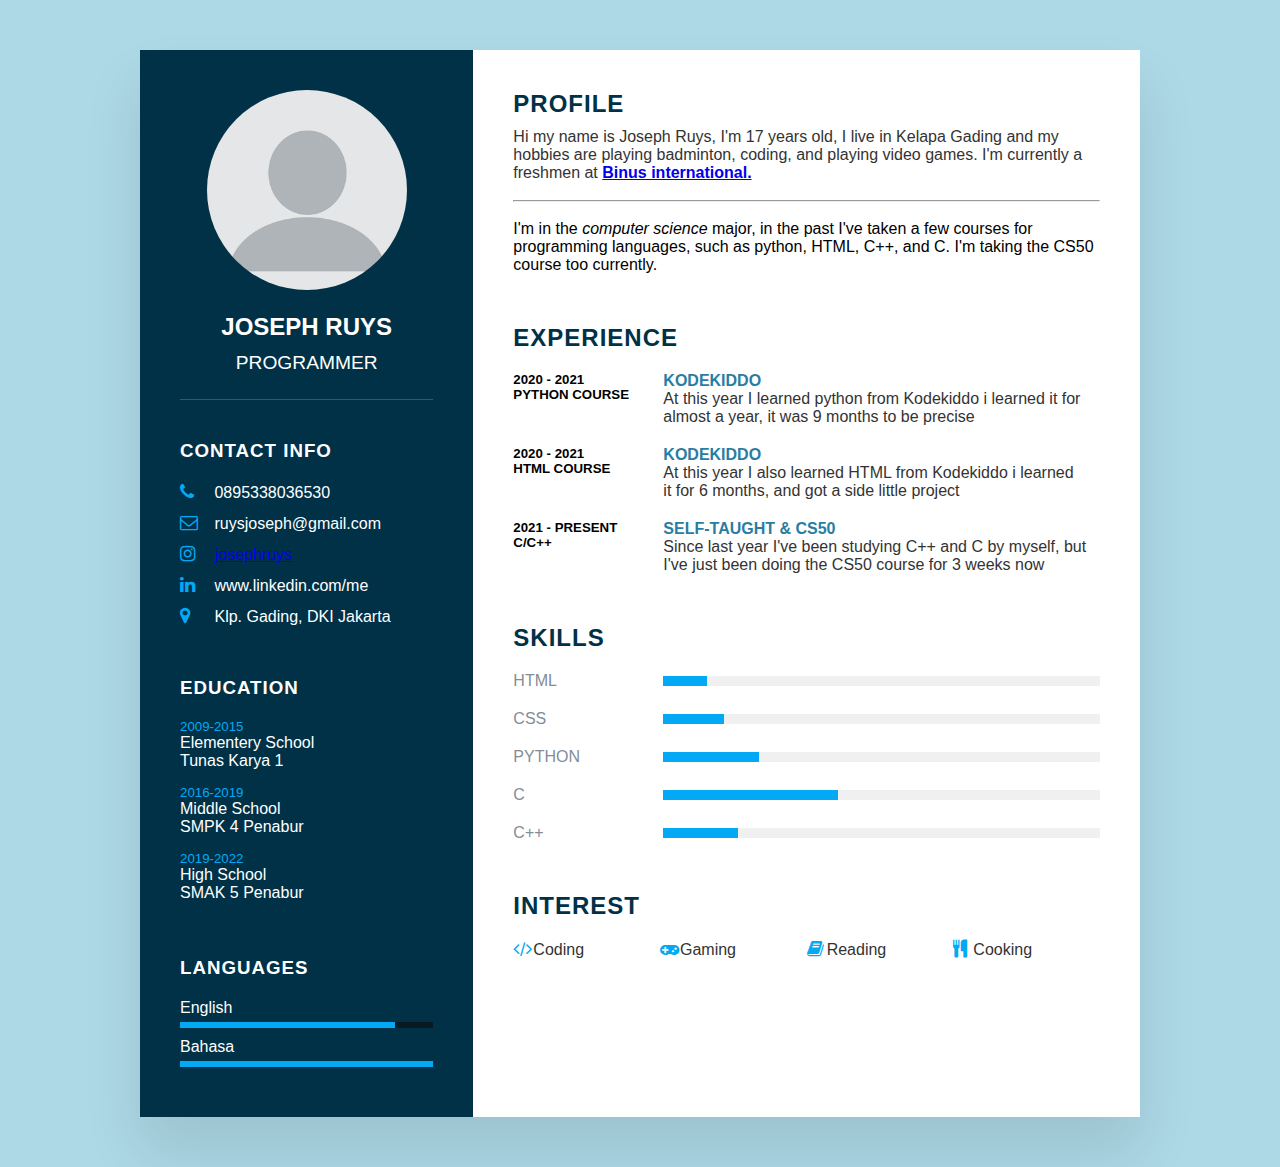
<file: index.html>
<!DOCTYPE html>
<html>
<head>
<meta name="viewport" content="width=device-width, initial-scale=1.0">
<title>Resume</title>
<link rel="stylesheet" href="https://cdnjs.cloudflare.com/ajax/libs/font-awesome/4.7.0/css/font-awesome.css" integrity="sha512-5A8nwdMOWrSz20fDsjczgUidUBR8liPYU+WymTZP1lmY9G6Oc7HlZv156XqnsgNUzTyMefFTcsFH/tnJE/+xBg==" crossorigin="anonymous" referrerpolicy="no-referrer" />
<link rel="stylesheet" type="text/css" href="style.css">
</head>
<body>
	<div class="containter">
		<div class="left_Side">
            <div class="profileText">
                <div class="imgBx">
                    <img src="blank.png">
                </div>
                <h2>Joseph Ruys<br><span>Programmer</span></h2>
            </div>

            <div class="contactInfo">
            <h3 class="title">Contact Info</h3>
            <ul>
                <li>
                    <span class="icon"><i class="fa fa-phone" aria-hidden="true"></i></span>
                    <span class="text">0895338036530</span>
                </li>
                <li>
                    <span class="icon"><i class="fa fa-envelope-o" aria-hidden="true"></i></span>
                    <span class="text">ruysjoseph@gmail.com</span>
                </li>
                <li>
                    <span class="icon"><i class="fa fa-instagram" aria-hidden="true"></i></span>
                    <span class="text"><a href="https://instagram.com/josephruys?igshid=YmMyMTA2M2Y=">josephruys</a></span>
                </li>
                <li>
                    <span class="icon"><i class="fa fa-linkedin" aria-hidden="true"></i></span>
                    <span class="text">www.linkedin.com/me</span>
                </li>
                <li>
                    <span class="icon"><i class="fa fa-map-marker" aria-hidden="true"></i></span>
                    <span class="text">Klp. Gading, DKI Jakarta</span>
                </li>
            </ul>
            </div>


            <div class="contactInfo education">
                <h3 class="title">Education</h3>
                <ul>
                    <li>
                        <h5>2009-2015</h5>
                        <h4>Elementery School</h4>
                        <h4>Tunas Karya 1</h4>
                    </li>
                    <li>
                        <h5>2016-2019</h5>
                        <h4>Middle School</h4>
                        <h4>SMPK 4 Penabur</h4>
                    </li>
                    <li>
                        <h5>2019-2022</h5>
                        <h4>High School</h4>
                        <h4>SMAK 5 Penabur</h4>
                    </li>
                </ul>
                </div>


                <div class="contactInfo language">
                    <h3 class="title">Languages</h3>
                    <ul>
                        <li>
                            <span class="text">English</span>
                            <div class="percent">
                                <div style="width: 85%"></div>
                            </div>
                        </li>
                        <li>
                            <span class="text">Bahasa</span>
                            <div class="percent">
                                <div style="width: 100%"></div>
                            </div>
                        </li>
                    </ul>
                </div>

        </div>

		<div class="right_Side">
            <div class="about">
                <h2 class="title2">Profile</h2>
                <p>Hi my name is Joseph Ruys, I'm 17 years old, I live in Kelapa Gading and my hobbies
                    are playing badminton, coding, and playing video games.
                    I'm currently a freshmen at <a href="second.html"><strong>Binus 
                    international.</a></strong><br><br><hr><br>I'm in the <em>computer science</em> major, in the past I've taken a 
                    few courses for programming languages, such as python, HTML, C++, and C. I'm 
                    taking the CS50 course too currently.</p>
            </div>
            <div class="about">
                <h2 class="title2">Experience</h2>
                <div class="box">
                    <div class="year_experience">
                        <h5>2020 - 2021</h5>
                        <h5>Python course</h5>
                    </div>
                    <div class="text">
                        <h4>Kodekiddo</h4>
                        <p>At this year I learned python from Kodekiddo i learned it for <br>almost 
                            a year, it was 9 months to be precise</p>
                    </div>
                </div>
                
                <div class="box">
                    <div class="year_experience">
                        <h5>2020 - 2021</h5>
                        <h5>HTML course</h5>
                    </div>
                    <div class="text">
                        <h4>Kodekiddo</h4>
                        <p>At this year I also learned HTML from Kodekiddo i learned <br>it for 6 months, 
                            and got a side little project</p>
                    </div>
                </div>
                
                <div class="box">
                    <div class="year_experience">
                        <h5>2021 - Present</h5>
                        <h5>C/C++</h5>
                    </div>
                    <div class="text">
                        <h4>Self-taught & CS50</h4>
                        <p>Since last year I've been studying C++ and C by myself, but <br>I've just
                            been doing the CS50 course for 3 weeks now
                        </p>
                    </div>
                </div>
            </div>

            <div class="about skills">
                <h2 class="title2">Skills</h2>
                <div class="box">
                    <h4>Html</h4>
                    <div class="percent">
                        <div style="width: 10%;"></div>
                    </div>
                </div>
                <div class="box">
                    <h4>CSS</h4>
                    <div class="percent">
                        <div style="width: 14%;"></div>
                    </div>
                </div>
                <div class="box">
                    <h4>Python</h4>
                    <div class="percent">
                        <div style="width: 22%;"></div>
                    </div>
                </div>
                <div class="box">
                    <h4>C</h4>
                    <div class="percent">
                        <div style="width: 40%;"></div>
                    </div>
                </div>
                <div class="box">
                    <h4>C++</h4>
                    <div class="percent">
                        <div style="width: 17%;"></div>
                    </div>
                </div> 
            </div>

            <div class="about interest">
                <h2 class="title2">Interest</h2>
                <ul>
                    <li><i class="fa fa-code" aria-hidden="true"></i>Coding</li>
                    <li><i class="fa fa-gamepad" aria-hidden="true"></i>Gaming</li>
                    <li><i class="fa fa-book" aria-hidden="true"></i>Reading</li>
                    <li><i class="fa fa-cutlery" aria-hidden="true"></i>Cooking</li>
                </ul>
            </div>
        </div>
	</div>
</body>
</html>
</file>
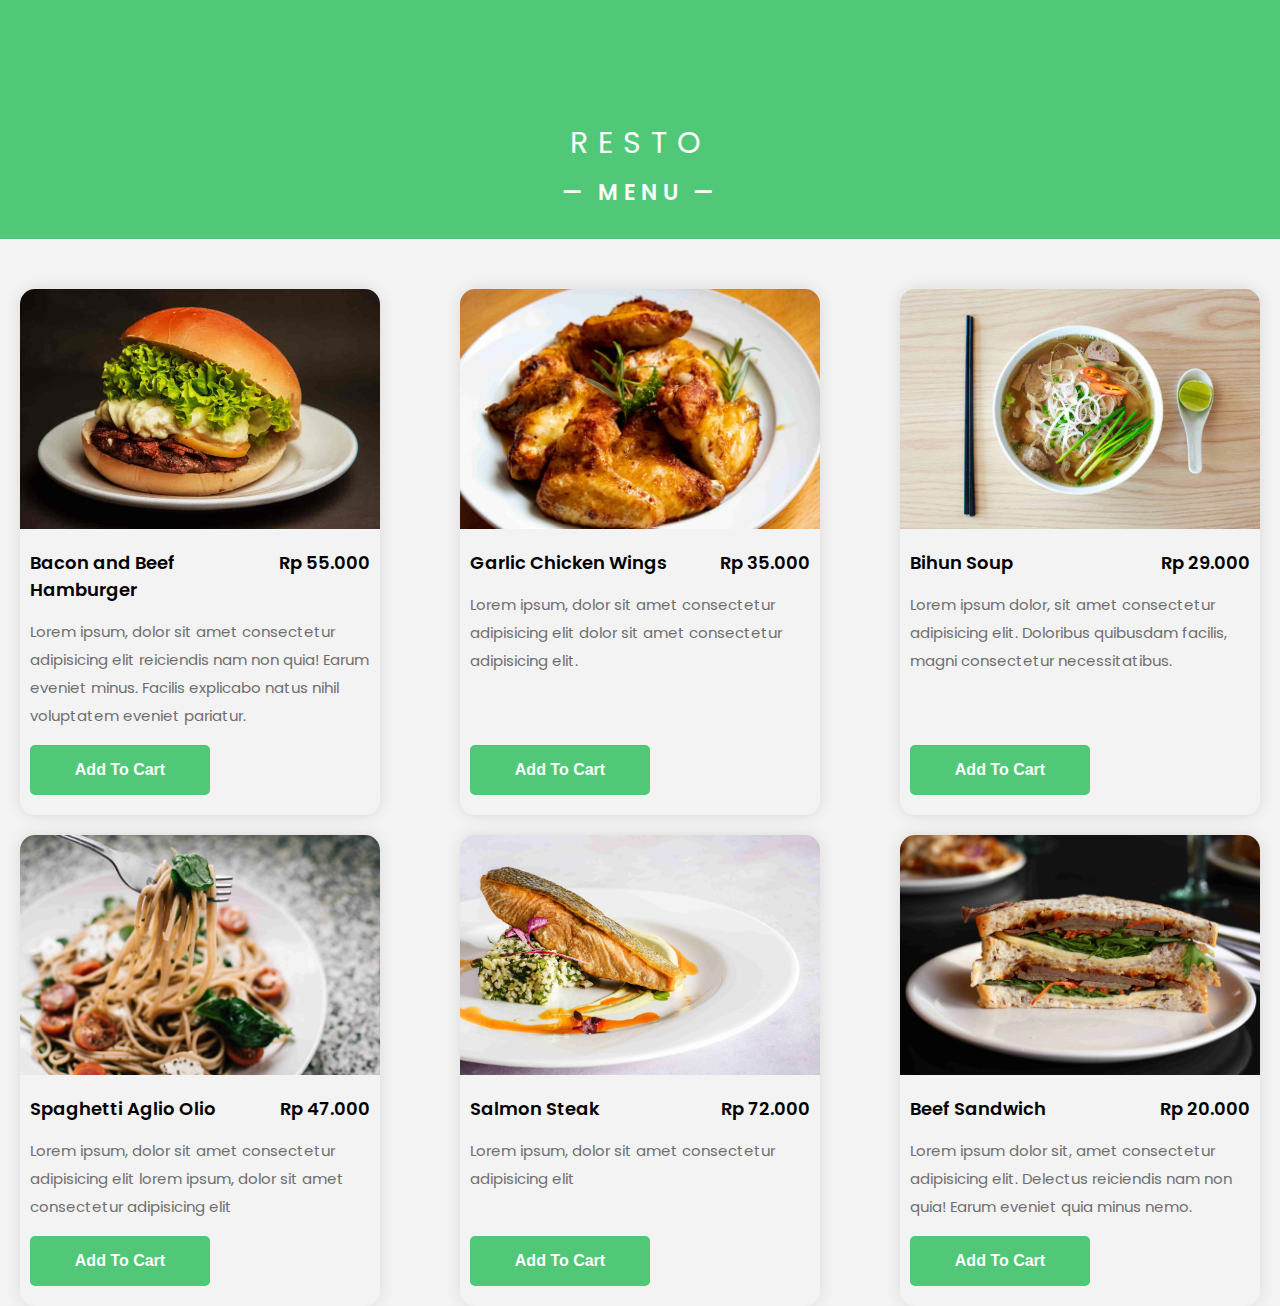
<file: responsive food menu/index.html>
<!DOCTYPE html>
<html>
<head>
    <title>Grid Food Menu</title>
    <!--Google Font-->
    <link href="https://fonts.googleapis.com/css2?family=Poppins:wght@400;600&display=swap" rel="stylesheet">
    <!--Stylesheet-->
    <link rel="stylesheet" href="style.css">
</head>
<body>
    <div class="menu">
        <div class="heading">
            <h1>RESTO</h1>
            <h3>&mdash; MENU &mdash; </h3>
        </div>
        <div class="food-items">
            <img src="burger.jpg">
            <div class="details">
                <div class="details-sub">
                    <h5>Bacon and Beef Hamburger</h5>
                    <h5 class="price"> Rp 55.000 </h5>
                </div>
                <p>Lorem ipsum, dolor sit amet consectetur adipisicing elit reiciendis nam non quia! Earum eveniet minus. Facilis explicabo natus nihil voluptatem eveniet pariatur.</p>
                <button>Add To Cart</button>
            </div>
        </div>

        <div class="food-items">
            <img src="chicken.jpeg">
            <div class="details">
                <div class="details-sub">
                    <h5>Garlic Chicken Wings</h5>
                    <h5 class="price"> Rp 35.000 </h5>
                </div>
                <p>Lorem ipsum, dolor sit amet consectetur adipisicing elit dolor sit amet consectetur adipisicing elit.</p>
                <button>Add To Cart</button>
            </div>
        </div>

        <div class="food-items">
            <img src="soup.jpeg">
            <div class="details">
                <div class="details-sub">
                    <h5>Bihun Soup</h5>
                    <h5 class="price"> Rp 29.000 </h5>
                </div>
                <p>Lorem ipsum dolor, sit amet consectetur adipisicing elit. Doloribus quibusdam facilis, magni consectetur necessitatibus.</p>
                <button>Add To Cart</button>
            </div>
        </div>

        <div class="food-items">
            <img src="Spaghetti.jpeg">
            <div class="details">
                <div class="details-sub">
                    <h5>Spaghetti Aglio Olio</h5>
                    <h5 class="price"> Rp 47.000 </h5>
                </div>
                <p>Lorem ipsum, dolor sit amet consectetur adipisicing elit lorem ipsum, dolor sit amet consectetur adipisicing elit</p>
                <button>Add To Cart</button>
            </div>
        </div>

        <div class="food-items">
            <img src="salmon.jpeg">
            <div class="details">
                <div class="details-sub">
                    <h5>Salmon Steak</h5>
                    <h5 class="price"> Rp 72.000 </h5>
                </div>
                <p>Lorem ipsum, dolor sit amet consectetur adipisicing elit</p>
                <button>Add To Cart</button>
            </div>
        </div>

        <div class="food-items">
            <img src="Sandwich.jpeg">
            <div class="details">
                <div class="details-sub">
                    <h5>Beef Sandwich</h5>
                    <h5 class="price"> Rp 20.000 </h5>
                </div>
                <p>Lorem ipsum dolor sit, amet consectetur adipisicing elit. Delectus reiciendis nam non quia! Earum eveniet quia minus nemo.</p>
                <button>Add To Cart</button>
            </div>
        </div>
    </div>
</body>
</html>
</file>
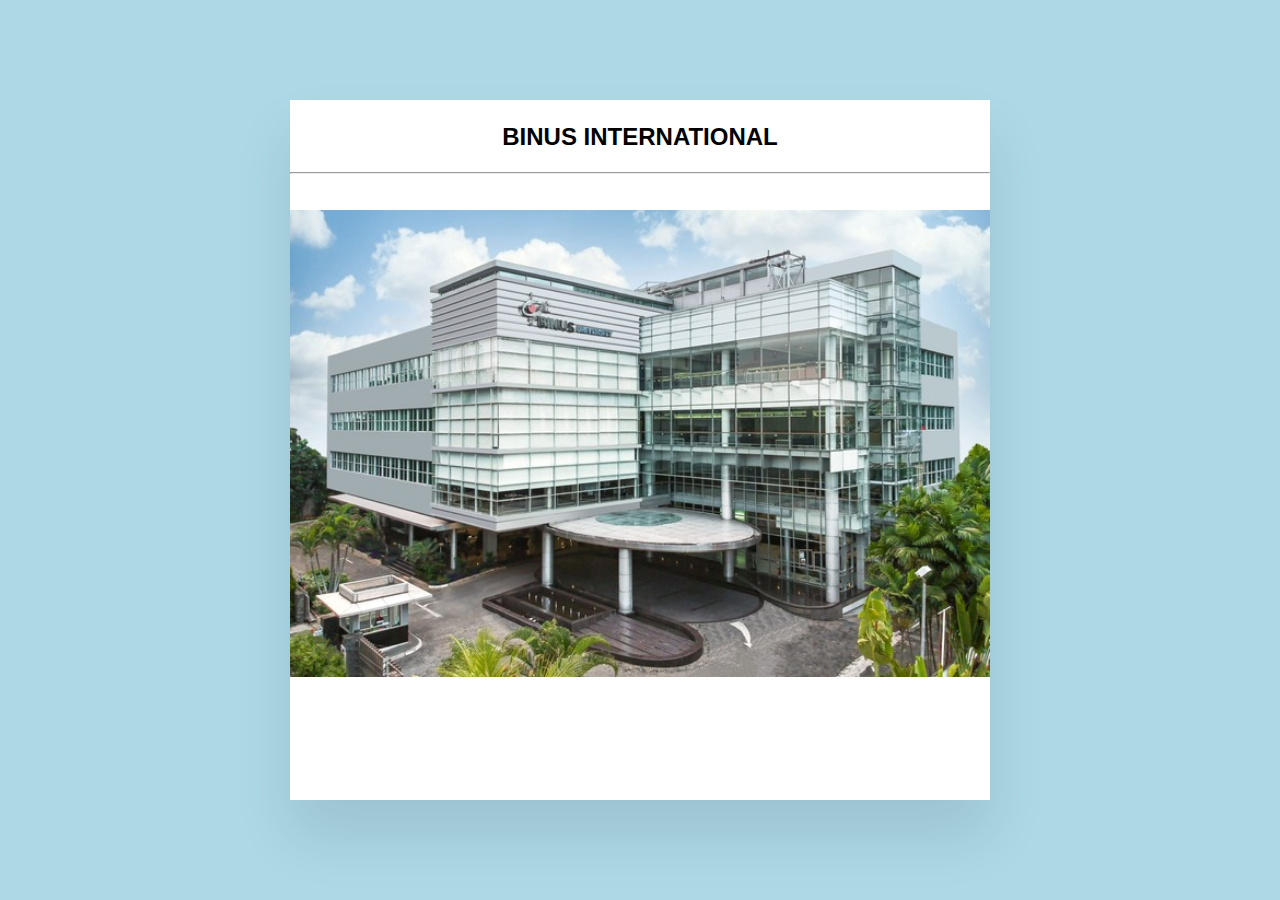
<file: second.html>
<!DOCTYPE html>
<html>
<head>
<meta name="viewport" content="width=device-width, initial-scale=1.0">
<title>Resume</title>
<link rel="stylesheet" href="https://cdnjs.cloudflare.com/ajax/libs/font-awesome/4.7.0/css/font-awesome.css" integrity="sha512-5A8nwdMOWrSz20fDsjczgUidUBR8liPYU+WymTZP1lmY9G6Oc7HlZv156XqnsgNUzTyMefFTcsFH/tnJE/+xBg==" crossorigin="anonymous" referrerpolicy="no-referrer" />
<link rel="stylesheet" type="text/css" href="style2.css">
</head>
<body>
	<div class="containter">
		<div class="right_Side">
            <div class="about">
                <h2 class="title2">Binus International</h2>
                <br>
                <hr>
                <br><br>
                
                <img src="binus.jpg" class="center">
            </div>
	</div>
</body>
</html>
</file>
<file: style.css>
@import url('https: //fonts.googleapis.com/css?family=Poppins: 200,300,400,500,600,700,800,900&display=swap');
*
{
	margin: 0;
	padding: 0;
	box-sizing: border-box;
	font-family: 'Poppins', sans-serif;
}
body
{
	background: lightblue;
	display: flex;
	justify-content: center;
	align-items: center;
	min-height: 100vh;
}
.containter
{
	position: relative;
	width: 100%;
	max-width: 1000px;
	min-height: 1000px;
	background: #fff;
	margin: 50px;
	display: grid;
	grid-template-columns: 1fr 2fr;
	box-shadow: 0 35px 55px rgba(0,0,0,0.1);
}
.containter .left_Side
{
	position: relative;
	background: #003147;
	padding: 40px;
}
.profileText
{
	position: relative;
	display: flex;
	flex-direction: column;
	align-items: center;
	padding-bottom: 20px;
	border-bottom: 1px solid rgba(255,255,255,0.2);
}
.profileText .imgBx
{
	position: relative;
	width: 200px;
	height: 200px;
	border-radius: 50%;
	overflow: hidden;
}
.profileText .imgBx img
{
	position: absolute;
	top: 0;
	left: 0;
	width: 100%;
	height: 100%;
	object-fit: cover ;
}
.profileText h2
{
	color: #fff;
	font-size: 1.5em;
	margin-top: 20px;
	text-transform: uppercase;
	text-align: center;
	font-weight: 600;
	line-height: 1.4em;
}
.profileText h2 span
{
	font-size: 0.8em;
	font-weight: 300;
}
.contactInfo
{
	padding-top: 40px;	 
}
.title
{
	color: #fff;
	text-transform: uppercase;
	font-weight: 600;
	letter-spacing: 1px;
	margin-bottom: 20px;
}
.contactInfo ul
{
	position: relative;

}
.contactInfo ul li
{
	position: relative;
	list-style: none;
	margin: 10px 0;
	cursor: pointer;
}
.contactInfo ul li .icon
{
	display: inline-block;
	width: 30px;
	font-size: 18px;
	color: #03a9f4;
}
.contactInfo ul li span
{
	color: #fff;
	font-weight: 300;
}
.contactInfo.education li 
{
	margin-bottom: 15px;
}
.contactInfo.education h5
{
	color: #03a9f4;
	font-weight: 500;
}
.contactInfo.education h4:nth-child(2)
{
	color: #fff;
	font-weight: 500;
}
.contactInfo.education h4
{
	color: #fff;
	font-weight: 300;
}
.contactInfo.language .percent
{
	position: relative;
	width: 100%;
	height: 6px;
	background: #081921;
	display: block;
	margin-top: 5px;
}
.contactInfo.language .percent div
{
	position: absolute;
	top: 0;
	left: 0;
	height: 100%;
	background: #03a9f4;
}
.about
{
	margin-bottom: 50px;
}
.about:last-child
{
	margin-bottom: 0;
}
.title2
{
	color: #003147;
	text-transform: uppercase;
	letter-spacing: 1px;
	margin-bottom: 10px;
}
p
{
	color: #333;
}
.about .box
{
	display: flex;
	flex-direction: row;
	margin: 20px 0;
}
.about .box .year_experience
{
	min-width: 150px;

}
.about .box .year_experience h5
{
	text-transform: uppercase;
	columns: #848c90;
	font-weight: 600;
}
.about .box .text h4
{
	text-transform: uppercase;
	color: #2a7da2;
	font-size: 16px;
}
.skills .box
{
	position: relative;
	width: 100%;
	display: grid;
	grid-template-columns: 150px 1fr;
	justify-content: center;
	align-items: center;
}
.skills .box h4
{
	text-transform: uppercase;
	color: #848c99;
	font-weight: 500;

}
.skills .box .percent
{
	position: relative;
	width: 100%;
	height: 10px;
	background: #f0f0f0;
}
.skills .box .percent div
{
	position: absolute;
	top: 0;
	left: 0;
	height: 100%;
	background: #03a9f4;
}
.interest ul
{
	display: grid;
	grid-template-columns: repeat(4,1fr);
}
.interest ul li
{
	list-style: none;
	color: #333;
	font-weight: 500;
	margin: 10px 0;	
}
.interest ul li .fa
{
	color: #03a9f4;
	font-size: 18px;
	width: 20px;
}
 
.containter .right_Side
{
	position: relative;
	background: #fff;
	padding: 40px;
}

@media (max-width: 1000px)
{
	.containter
	{
		margin: 10px;
		grid-template-columns: repeat(1, 1fr);
	}
	.interest ul
	{
		grid-template-columns: repeat(2, 1fr);
	}
}

@media (max-width: 600px)
{
	.about .box
	{
		flex-direction: column;
	}
	.about .box .year_experience
	{
		margin-bottom: 5px;
	}
	.interest ul
	{
		grid-template-columns: repeat(1,1fr);
	}
	.skills .box
	{
		grid-template-columns: repeat(1,1fr);
	}
}
</file>
<file: responsive food menu/style.css>
*{
    padding: 0;
    margin: 0;
    box-sizing: border-box;
}
body{
    background-color: #f3f3f3;
    font-family: 'Poppins',sans-serif;
}
.menu{
    padding: 0;
    display: grid;
    grid-template-columns: repeat( auto-fit, minmax(350px,1fr));
    grid-gap: 20px 40px;
}
.heading{
    background-color: #50C878;
    color: #ffffff;
    margin-bottom: 30px;
    padding: 120px 0 30px 0;
    grid-column: 1/-1;
    text-align: center;
}
.heading>h1{
    font-weight: 400;
    font-size: 30px;
    letter-spacing: 10px;
    margin-bottom: 10px;
}
.heading>h3{
    font-weight: 600;
    font-size: 22px;
    letter-spacing: 5px;
}
.food-items{
    display: grid;
    position: relative;
    grid-template-rows: auto 1fr;
    border-radius: 15px;
    box-shadow: 0 0 15px rgba(0,0,0,0.1);
    margin: 0 20px;
}
.food-items img{
    position: relative;
    width: 100%;
    border-radius: 15px 15px 0 0;
}

.details{
    padding: 20px 10px;
    display: grid;
    grid-template-rows: auto 1fr 50px;
    grid-row-gap: 15px;
}
.details-sub{
    display: grid;
    grid-template-columns: auto auto;
}
.details-sub>h5{
    font-weight: 600;
    font-size: 18px;
}
.price{
    text-align: right;
}
.details>p{
    color: #6f6f6f;
    font-size: 15px;
    line-height: 28px;
    font-weight: 400;
    align-self: stretch;
}
.details>button{
    background-color: #50C878;
    border: none;
    color: #ffffff;
    font-size: 16px;
    font-weight: 600;
    border-radius: 5px;
    width: 180px;
}
</file>
<file: style2.css>
@import url('https: //fonts.googleapis.com/css?family=Poppins: 200,300,400,500,600,700,800,900&display=swap');
*
{
	margin: 0;
	padding: 0;
	box-sizing: border-box;
	font-family: 'Poppins', sans-serif;
}
body
{
	background: lightblue;
	display: flex;
	justify-content: center;
	align-items: center;
	min-height: 100vh;
}
.containter
{
	position: relative;
	width: 100%;
	max-width: 700px;
	min-height: 700px;
	background: #fff;
	margin: 50px;
	display: grid;
	box-shadow: 0 35px 55px rgba(0,0,0,0.1);
}

.containter .right_Side .about h2
{
	color: black;
	font-size: 1.5em;
	margin-top: 20px;
	text-transform: uppercase;
	text-align: center;
	font-weight: 600;
	line-height: 1.4em;
}

.containter .right_Side .about img
{
	display: block;
	width: 100%;
}
</file>
